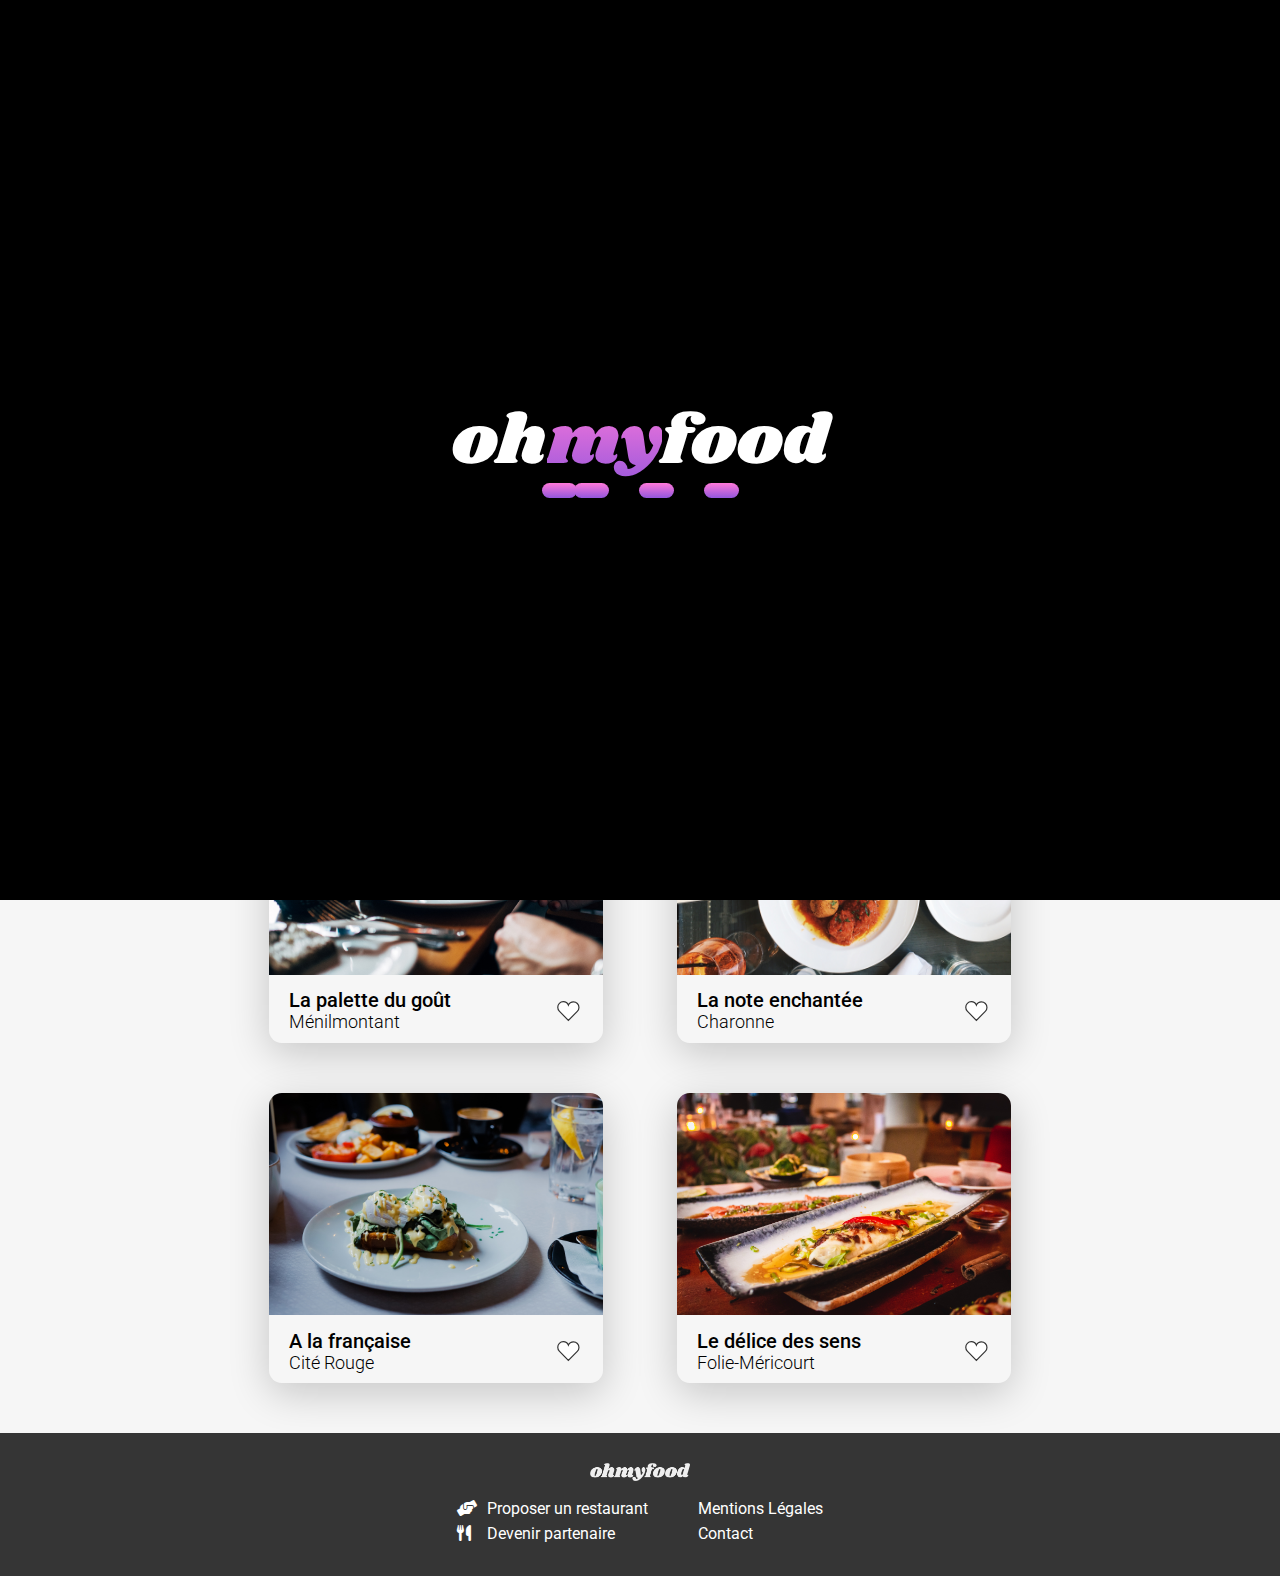
<file: index.html>
<!DOCTYPE html>
<html lang="en">
<head>
    <meta charset="UTF-8">
    <meta http-equiv="X-UA-Compatible" content="IE=edge">
    <meta name="viewport" content="width=device-width, initial-scale=1.0">
    <link rel="preconnect" href="https://fonts.googleapis.com"> 
<link rel="preconnect" href="https://fonts.gstatic.com" crossorigin> 
<link href="https://fonts.googleapis.com/css2?family=Roboto:wght@100;300;400;500;600;700&family=Shrikhand&display=swap" rel="stylesheet">
<link href="css/normalize.css" rel="stylesheet">
<link href="css/styles.css" rel="stylesheet">
<link href="https://cdnjs.cloudflare.com/ajax/libs/font-awesome/4.7.0/css/font-awesome.min.css" rel="stylesheet">
<link rel="stylesheet" href="https://use.fontawesome.com/releases/v5.5.0/css/all.css" integrity="sha384-B4dIYHKNBt8Bc12p+WXckhzcICo0wtJAoU8YZTY5qE0Id1GSseTk6S+L3BlXeVIU" crossorigin="anonymous">
<link rel="stylesheet" href="https://cdnjs.cloudflare.com/ajax/libs/font-awesome/6.0.0/css/all.min.css" integrity="sha512-9usAa10IRO0HhonpyAIVpjrylPvoDwiPUiKdWk5t3PyolY1cOd4DSE0Ga+ri4AuTroPR5aQvXU9xC6qOPnzFeg==" crossorigin="anonymous" referrerpolicy="no-referrer" /> 

    <title>Ohmyfood! Paris</title>
</head>
<body> 
<!-- Loading Sreen -->
    <div class="loading-screen">
        <p class="loading-text">oh<span class="my-element">my</span>food</p>
            <div class="wrapper">
                <div class="dash one"></div>
                <div class="dash two"></div>
                <div class="dash three"></div>
                <div class="dash four"></div>
            </div>
    </div>

<!-- Logo Header + Localisation -->
    <header>
        <div class="header">
            <div class="logo-header">
                <img src="images/logo/ohmyfood.png" alt="ohmyfood black logo" class="header-logo-img">
            </div>

            <div class="location-header">
                <svg class="location-pin"  style="color: rgb(52, 52, 52);" xmlns="http://www.w3.org/2000/svg" viewBox="0 0 384 512"><!--! Font Awesome Free 6.1.1 by @fontawesome - https://fontawesome.com License - https://fontawesome.com/license/free (Icons: CC BY 4.0, Fonts: SIL OFL 1.1, Code: MIT License) Copyright 2022 Fonticons, Inc. --><path d="M168.3 499.2C116.1 435 0 279.4 0 192C0 85.96 85.96 0 192 0C298 0 384 85.96 384 192C384 279.4 267 435 215.7 499.2C203.4 514.5 180.6 514.5 168.3 499.2H168.3zM192 256C227.3 256 256 227.3 256 192C256 156.7 227.3 128 192 128C156.7 128 128 156.7 128 192C128 227.3 156.7 256 192 256z" fill="#343434"></path></svg><p class="location-city">Paris, Belleville</p>
            </div>
        </div>
    </header>

    <main>      
<!-- Presentation Section -->
        <section class="presentation">
            <h1 class="presentation-title">Réservez le menu qui vous convient</h1>
            <h2 class="presentation-subtitle">Découvrez des restaurants d'exception, sélectionnés par nos soins.</h2>
            <a href="#restaurant-anchor" class="presentation-cta">Explorer nos restaurants</a>
        </section>

<!-- Functionning Section -->
        <section class="functionning">
            <h3 class="functionning-title">Fonctionnement</h3>
            <div class="functionning-cards-container">
                <div class="functionning-card">
                    <p class="steps">1</p><i class='fa fa-mobile-phone'></i><p class="instructions">Choisissez un restaurant</p>
                </div>
                <div class="functionning-card">
                    <p class="steps">2</p><i class='fa fa-list-ul'></i><p class="instructions">Composez votre menu</p>
                </div>
                <div class="functionning-card">
                    <p class="steps">3</p><i class='fas fa-store'></i><p class="instructions">Dégustez au restaurant</p>
                </div>
            </div>
        </section>

<!-- Restaurants Section -->
        <section class="restaurants">
            <h3 class="restaurants-title" id="restaurant-anchor">Restaurants</h3>

            <div class="restaurants-card-container">
                <div class="restaurants-card">
                    <a href="menu_La_Palette_Du_Gout.html" class="restaurant-card-link">
                        <div class="restaurants-card-img"> <img src="images/restaurants/jay-wennington-N_Y88TWmGwA-unsplash.jpg" alt="Plat gastronomique au restaurant la Palette Du Gout">
                        </div>
                    </a>
                    <div class="new-restaurant">Nouveau</div>

                            <div class="restaurants-card-details">
                                <a href="menu_La_Palette_Du_Gout.html" class="restaurant-card-link-text">
                                    <div class="restaurants-card-text">
                                        <div class="restaurants-card-title">La palette du goût</div>
                                        <div class="restaurants-card-subtitle">Ménilmontant</div>
                                    </div>
                                </a>

                            <svg id="svg1" class='lab__container__elt2__svg' xmlns="http://www.w3.org/2000/svg" version="1.1" width="60" height="48" viewBox="0 0 500 500">
                                <defs>
                                <linearGradient id="gradient" x1="0%" y1="100%" x2="0%" y2="0%">
                                    <stop class="color1" offset="0" stop-color="#be64db">
                                    <animate attributeName="offset" begin="svg1.click" dur="1s"  fill="freeze" from="0" to="1" />
                                    </stop>
                                    <stop class="color2" offset="0" stop-color="#fff">
                                    <animate attributeName="offset" begin="svg1.click" dur="1s"  fill="freeze" from="0" to="1" />
                                    </stop>
                                </linearGradient>
                                </defs>
                                <path fill="url(#gradient)" stroke="#343434" stroke-width="20" d="M340.8,98.4c50.7,0,91.9,41.3,91.9,92.3c0,26.2-10.9,49.8-28.3,66.6L256,407.1L105,251.6c-15.8-16.6-25.6-39.1-25.6-63.9 c0-51,41.1-92.3,91.9-92.3c38.2,0,70.9,23.4,84.8,56.8C269.8,121.9,302.6,98.4,340.8,98.4"/>
                            </svg>
                    </div>
                </div>

                <div class="restaurants-card">
                    <a href="menu_La_Note_Enchantee.html" class="restaurant-card-link">
                        <div class="restaurants-card-img"> <img src="images/restaurants/stil-u2Lp8tXIcjw-unsplash.jpg" alt="Plat gastronomique au restaurant la Note Enchantee">
                        </div>
                    </a>
                    <div class="new-restaurant">Nouveau</div>
                    <div class="restaurants-card-details">
                        <a href="menu_La_Note_Enchantee.html" class="restaurant-card-link-text">
                            <div class="restaurants-card-text">
                                <div class="restaurants-card-title">La note enchantée</div>
                                <div class="restaurants-card-subtitle">Charonne</div>
                            </div>
                        </a>
                            <svg id="svg2" class='lab__container__elt22__svg' xmlns="http://www.w3.org/2000/svg" version="1.1" width="60" height="48" viewBox="0 0 500 500">
                                <defs>
                                <linearGradient id="gradient2" x1="0%" y1="100%" x2="0%" y2="0%">
                                    <stop class="color12" offset="0" stop-color="#be64db">
                                    <animate attributeName="offset" begin="svg2.click" dur="1s"  fill="freeze" from="0" to="1" />
                                    </stop>
                                    <stop class="color22" offset="0" stop-color="#fff">
                                    <animate attributeName="offset" begin="svg2.click" dur="1s"  fill="freeze" from="0" to="1" />
                                    </stop>
                                </linearGradient>
                                </defs>
                                <path fill="url(#gradient2)" stroke="#343434" stroke-width="20" d="M340.8,98.4c50.7,0,91.9,41.3,91.9,92.3c0,26.2-10.9,49.8-28.3,66.6L256,407.1L105,251.6c-15.8-16.6-25.6-39.1-25.6-63.9 c0-51,41.1-92.3,91.9-92.3c38.2,0,70.9,23.4,84.8,56.8C269.8,121.9,302.6,98.4,340.8,98.4"/>
                            </svg>
                        </div>
                </div>

                <div class="restaurants-card">
                    <a href="menu_A_La_Française.html" class="restaurant-card-link">
                        <div class="restaurants-card-img"> <img src="images/restaurants/toa-heftiba-DQKerTsQwi0-unsplash.jpg" alt="Plat gastronomique au restaurant A La Francaise">
                        </div>
                    </a>

                        <div class="restaurants-card-details">
                    <a href="menu_A_La_Française.html" class="restaurant-card-link-text">
                            <div class="restaurants-card-text">
                                <div class="restaurants-card-title">A la française</div>
                                <div class="restaurants-card-subtitle">Cité Rouge</div>
                            </div>
                    </a>

                            <svg id="svg3" class='lab__container__elt23__svg' xmlns="http://www.w3.org/2000/svg" version="1.1" width="60" height="48" viewBox="0 0 500 500">
                                <defs>
                                <linearGradient id="gradient3" x1="0%" y1="100%" x2="0%" y2="0%">
                                    <stop class="color13" offset="0" stop-color="#be64db">
                                    <animate attributeName="offset" begin="svg3.click" dur="1s"  fill="freeze" from="0" to="1" />
                                    </stop>
                                    <stop class="color23" offset="0" stop-color="#fff">
                                    <animate attributeName="offset" begin="svg3.click" dur="1s"  fill="freeze" from="0" to="1" />
                                    </stop>
                                </linearGradient>
                                </defs>
                                <path fill="url(#gradient3)" stroke="#343434" stroke-width="20" d="M340.8,98.4c50.7,0,91.9,41.3,91.9,92.3c0,26.2-10.9,49.8-28.3,66.6L256,407.1L105,251.6c-15.8-16.6-25.6-39.1-25.6-63.9 c0-51,41.1-92.3,91.9-92.3c38.2,0,70.9,23.4,84.8,56.8C269.8,121.9,302.6,98.4,340.8,98.4"/>
                            </svg>
                        </div>
                </div>
            

                <div class="restaurants-card">
                    <a href="menu_Le_Delice_Des_Sens.html" class="restaurant-card-link">
                        <div class="restaurants-card-img"> <img src="images/restaurants/louis-hansel-shotsoflouis-qNBGVyOCY8Q-unsplash.jpg" alt="Plat gastronomique au restaurant Le Delice Des Sens">
                        </div>
                    </a>
                        <div class="restaurants-card-details">
                    <a href="menu_Le_Delice_Des_Sens.html" class="restaurant-card-link-text">
                            <div class="restaurants-card-text">
                                <div class="restaurants-card-title">Le délice des sens</div>
                                <div class="restaurants-card-subtitle">Folie-Méricourt</div>
                            </div>
                    </a>

                            <svg id="svg4" class='lab__container__elt24__svg' xmlns="http://www.w3.org/2000/svg" version="1.1" width="60" height="48" viewBox="0 0 500 500">
                                <defs>
                                <linearGradient id="gradient4" x1="0%" y1="100%" x2="0%" y2="0%">
                                    <stop class="color14" offset="0" stop-color="#be64db">
                                    <animate attributeName="offset" begin="svg4.click" dur="1s"  fill="freeze" from="0" to="1" />
                                    </stop>
                                    <stop class="color24" offset="0" stop-color="#fff">
                                    <animate attributeName="offset" begin="svg4.click" dur="1s"  fill="freeze" from="0" to="1" />
                                    </stop>
                                </linearGradient>
                                </defs>
                                <path fill="url(#gradient4)" stroke="#343434" stroke-width="20" d="M340.8,98.4c50.7,0,91.9,41.3,91.9,92.3c0,26.2-10.9,49.8-28.3,66.6L256,407.1L105,251.6c-15.8-16.6-25.6-39.1-25.6-63.9 c0-51,41.1-92.3,91.9-92.3c38.2,0,70.9,23.4,84.8,56.8C269.8,121.9,302.6,98.4,340.8,98.4"/>
                            </svg>
                        </div>
                </div>
            </div> 
        </section>

    </main>

<!-- Footer Section -->
    <footer>
        <div class="footer">
            <div class="footer-logo">
            <img src="images/logo/ohmyfood.png" alt="Logo ohmyfood black">
            </div>
            
            <div class="footer-details">
                <div class="footer-cta">
                    <a href="#"><i class='fa-solid fa-handshake-angle' style='color:#ffffff'></i>Proposer un restaurant</a>
                    <a href="#"><i class='fas fa-utensils'></i>Devenir partenaire</a>
                </div>
                <div class="footer-misc">
                    <a href="#">Mentions Légales</a>
                    <a href="mailto:example@mail.com">Contact</a>
                </div>
            </div>

        </div>
    </footer>
</body>
</html>
</file>
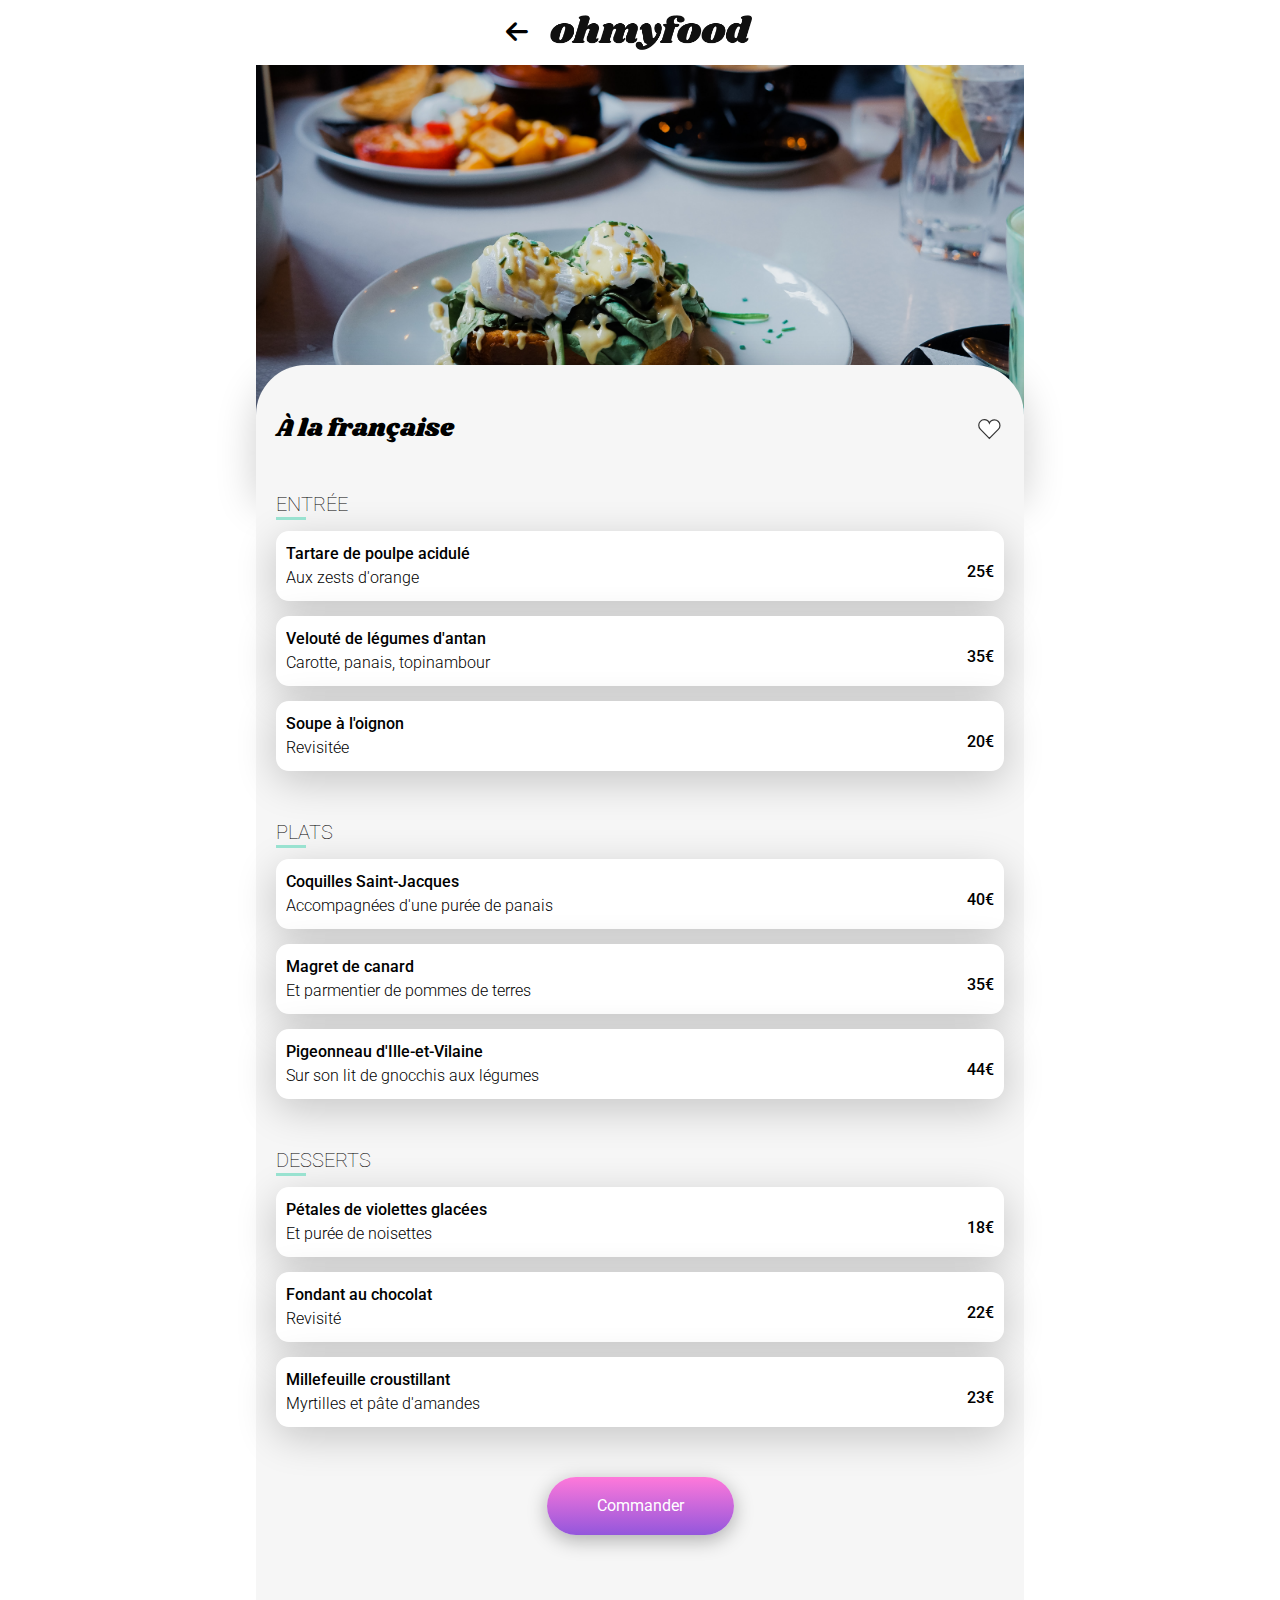
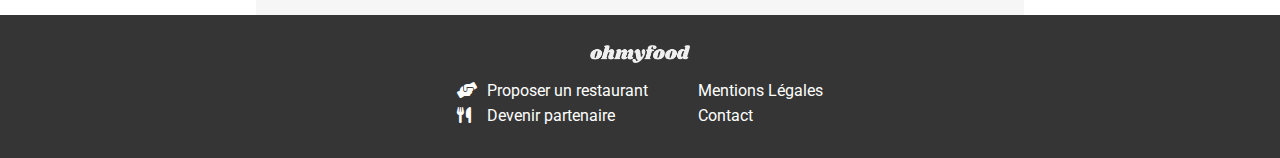
<file: menu_A_La_Française.html>
<!DOCTYPE html>
<html lang="en">
<head>
    <meta charset="UTF-8">
    <meta http-equiv="X-UA-Compatible" content="IE=edge">
    <meta name="viewport" content="width=device-width, initial-scale=1.0">
    <link rel="preconnect" href="https://fonts.googleapis.com"> 
<link rel="preconnect" href="https://fonts.gstatic.com" crossorigin> 
<link href="https://fonts.googleapis.com/css2?family=Roboto:wght@100;300;400;500;600;700&family=Shrikhand&display=swap" rel="stylesheet">
<link href="css/normalize.css" rel="stylesheet">
<link href="css/styles.css" rel="stylesheet">
<link href="css/menu.css" rel="stylesheet">
<link href="https://cdnjs.cloudflare.com/ajax/libs/font-awesome/4.7.0/css/font-awesome.min.css" rel="stylesheet">
<link rel="stylesheet" href="https://use.fontawesome.com/releases/v5.5.0/css/all.css" integrity="sha384-B4dIYHKNBt8Bc12p+WXckhzcICo0wtJAoU8YZTY5qE0Id1GSseTk6S+L3BlXeVIU" crossorigin="anonymous">
<link rel="stylesheet" href="https://cdnjs.cloudflare.com/ajax/libs/font-awesome/6.0.0/css/all.min.css" integrity="sha512-9usAa10IRO0HhonpyAIVpjrylPvoDwiPUiKdWk5t3PyolY1cOd4DSE0Ga+ri4AuTroPR5aQvXU9xC6qOPnzFeg==" crossorigin="anonymous" referrerpolicy="no-referrer" /> 

    <title>A la Française</title>
</head>

<body>
<header>
    <div class="header">
        <a href="index.html"><i class='fa fa-arrow-left'></i></a>
        <div class="logo-header">
            <img src="images/logo/ohmyfood.png" alt="Logo ohmyfood black" class="header-logo-img">
        </div>
    </div>
</header>

<main>
    <img src="images/restaurants/toa-heftiba-DQKerTsQwi0-unsplash.jpg" class="menu-image" alt="Plat gastronomique au restaurant A La Francaise" />

<div class="full-menu-card-container">
    <div class="menu-container">
        <div class="menu-title-container">
            <div class="menu-title">À la française</div>
            <svg id="svgmenu" class='lab__container__elt2__svg' xmlns="http://www.w3.org/2000/svg" version="1.1" width="60" height="48" viewBox="0 0 500 500">
                <defs>
                <linearGradient id="gradient" x1="0%" y1="100%" x2="0%" y2="0%">
                    <stop class="color1" offset="0" stop-color="#be64db">
                    <animate attributeName="offset" begin="svgmenu.click" dur="1s"  fill="freeze" from="0" to="1" />
                    </stop>
                    <stop class="color2" offset="0" stop-color="#fff">
                    <animate attributeName="offset" begin="svgmenu.click" dur="1s"  fill="freeze" from="0" to="1" />
                    </stop>
                </linearGradient>
                </defs>
                <path fill="url(#gradient)" stroke="#343434" stroke-width="20" d="M340.8,98.4c50.7,0,91.9,41.3,91.9,92.3c0,26.2-10.9,49.8-28.3,66.6L256,407.1L105,251.6c-15.8-16.6-25.6-39.1-25.6-63.9 c0-51,41.1-92.3,91.9-92.3c38.2,0,70.9,23.4,84.8,56.8C269.8,121.9,302.6,98.4,340.8,98.4"/>
            </svg>
        </div>
    </div>

    <div class="menu-details-container">

<!-- First Course -->
        <div class="menu-first-course slide-in-bottom-first">
            <h2 class="menu-subtitle">ENTRÉE</h2>

                <div class="menu-item slide-in-bottom-first">
                    <div class="menu-text">
                        <p class="menu-item-title">Tartare de poulpe acidulé</p>
                        <p class="menu-item-details">Aux zests d'orange</p>
                    </div>

                    <div class="menu-price">
                        <p class="menu-item-price">25€</p>
                    </div>

                    <div class="menu-checked">
                        <i class='fa-solid fa-circle-check fa-rotate-90'></i>
                    </div>
                </div>

                <div class="menu-item slide-in-bottom-second">
                    <div class="menu-text">
                        <p class="menu-item-title">Velouté de légumes d'antan</p>
                        <p class="menu-item-details">Carotte, panais, topinambour</p>
                    </div>

                    <div class="menu-price">
                        <p class="menu-item-price">35€</p>
                    </div>

                    <div class="menu-checked">
                        <i class='fa-solid fa-circle-check fa-rotate-90'></i>
                    </div>
                </div>

                <div class="menu-item slide-in-bottom-last">
                    <div class="menu-text">
                        <p class="menu-item-title">Soupe à l'oignon</p>
                        <p class="menu-item-details">Revisitée</p>
                    </div>

                    <div class="menu-price">
                        <p class="menu-item-price">20€</p>
                    </div>

                    <div class="menu-checked">
                        <i class='fa-solid fa-circle-check fa-rotate-90'></i>
                    </div>
                </div>
        </div>

<!-- Main Dish -->
        <div class="menu-main-dish slide-in-bottom-second">
            <h2 class="menu-subtitle">PLATS</h2>

                <div class="menu-item slide-in-bottom-first">
                    <div class="menu-text">
                        <p class="menu-item-title">Coquilles Saint-Jacques</p>
                        <p class="menu-item-details">Accompagnées d'une purée de panais</p>
                    </div>

                    <div class="menu-price">
                        <p class="menu-item-price">40€</p>
                    </div>

                    <div class="menu-checked">
                        <i class='fa-solid fa-circle-check fa-rotate-90'></i>
                    </div>
                </div>

                <div class="menu-item slide-in-bottom-second">
                    <div class="menu-text">
                        <p class="menu-item-title">Magret de canard</p>
                        <p class="menu-item-details">Et parmentier de pommes de terres</p>
                    </div>

                    <div class="menu-price">
                        <p class="menu-item-price">35€</p>
                    </div>

                    <div class="menu-checked">
                        <i class='fa-solid fa-circle-check fa-rotate-90'></i>
                    </div>
                </div>

                <div class="menu-item slide-in-bottom-last">
                    <div class="menu-text">
                        <p class="menu-item-title">Pigeonneau d'Ille-et-Vilaine</p>
                        <p class="menu-item-details">Sur son lit de gnocchis aux légumes</p>
                    </div>

                    <div class="menu-price">
                        <p class="menu-item-price">44€</p>
                    </div>

                    <div class="menu-checked">
                        <i class='fa-solid fa-circle-check fa-rotate-90'></i>
                    </div>
                </div>
        </div>

<!-- Dessert -->
        <div class="menu-dessert slide-in-bottom-last">
            <h2 class="menu-subtitle">DESSERTS</h2>

                <div class="menu-item slide-in-bottom-first">
                    <div class="menu-text">
                        <p class="menu-item-title">Pétales de violettes glacées</p>
                        <p class="menu-item-details">Et purée de noisettes</p>
                    </div>

                    <div class="menu-price">
                        <p class="menu-item-price">18€</p>
                    </div>

                    <div class="menu-checked">
                        <i class='fa-solid fa-circle-check fa-rotate-90'></i>
                    </div>
                </div>

                <div class="menu-item slide-in-bottom-second">
                    <div class="menu-text">
                        <p class="menu-item-title">Fondant au chocolat</p>
                        <p class="menu-item-details">Revisité</p>
                    </div>

                    <div class="menu-price">
                        <p class="menu-item-price">22€</p>
                    </div>

                    <div class="menu-checked">
                        <i class='fa-solid fa-circle-check fa-rotate-90'></i>
                    </div>
                </div>

                <div class="menu-item slide-in-bottom-last">
                    <div class="menu-text">
                        <p class="menu-item-title">Millefeuille croustillant</p>
                        <p class="menu-item-details">Myrtilles et pâte d'amandes</p>
                    </div>

                    <div class="menu-price">
                        <p class="menu-item-price">23€</p>
                    </div>

                    <div class="menu-checked">
                        <i class='fa-solid fa-circle-check fa-rotate-90'></i>
                    </div>
                </div>
        </div>
        
        <div class="menu-cta-container">
            <a href="#" class="menu-cta">Commander</a>
        </div>

    </div>
</div>
</main>
    
<footer>
    <div class="footer">
        <div class="footer-logo">
            <img src="images/logo/ohmyfood.png" alt="Logo ohmyfood black">
        </div>
        
        <div class="footer-details">
            <div class="footer-cta">
                <a href="#"><i class='fa-solid fa-handshake-angle' style='color:#ffffff'></i>Proposer un restaurant</a>
                <a href="#"><i class='fas fa-utensils'></i>Devenir partenaire</a>
            </div>
            <div class="footer-misc">
                <a href="#">Mentions Légales</a>
                <a href="mailto:example@mail.com">Contact</a>
            </div>
        </div>
        
    </div>
</footer>
</body>
</file>
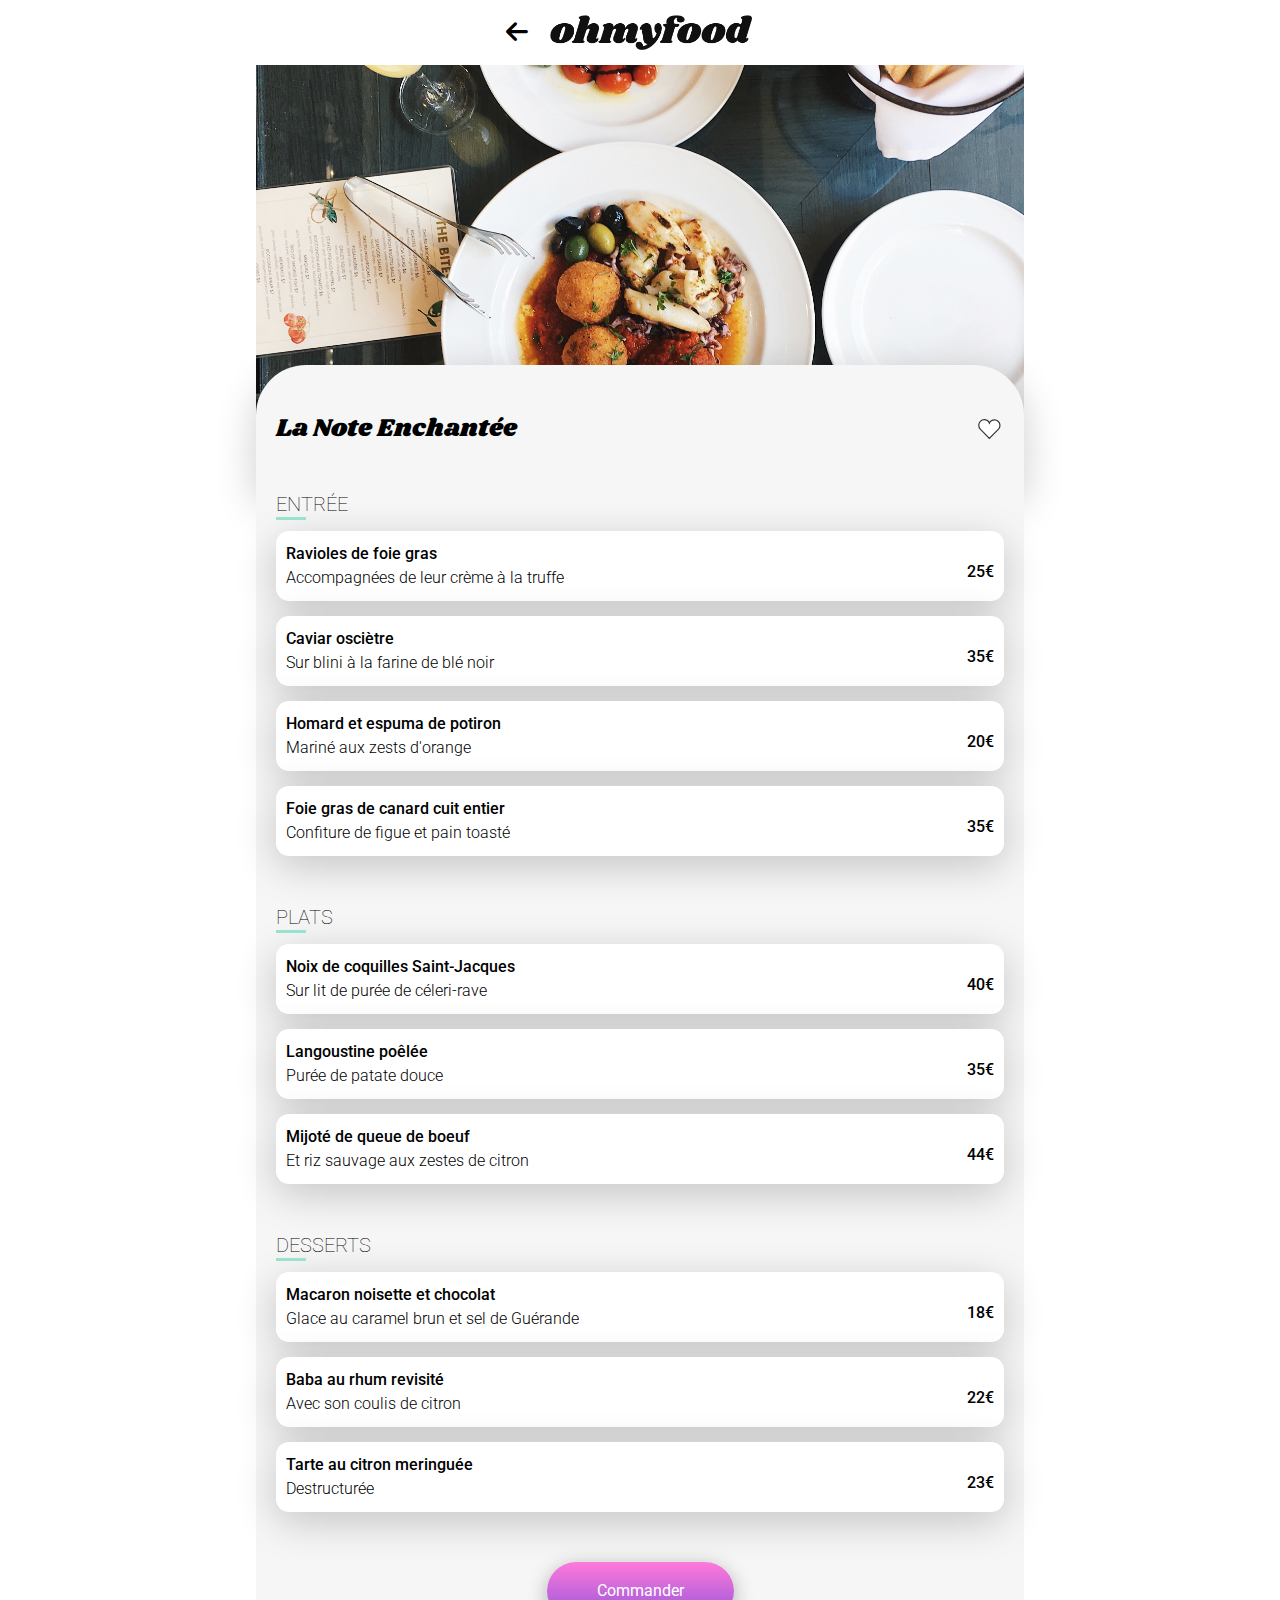
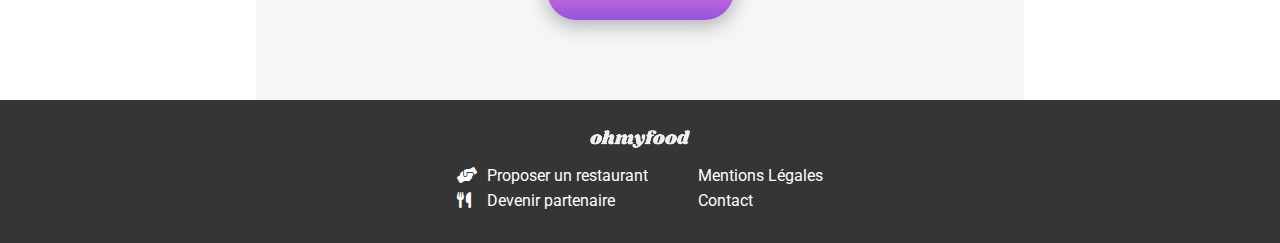
<file: menu_La_Note_Enchantee.html>
<!DOCTYPE html>
<html lang="en">
<head>
    <meta charset="UTF-8">
    <meta http-equiv="X-UA-Compatible" content="IE=edge">
    <meta name="viewport" content="width=device-width, initial-scale=1.0">
    <link rel="preconnect" href="https://fonts.googleapis.com"> 
<link rel="preconnect" href="https://fonts.gstatic.com" crossorigin> 
<link href="https://fonts.googleapis.com/css2?family=Roboto:wght@100;300;400;500;600;700&family=Shrikhand&display=swap" rel="stylesheet">
<link href="css/normalize.css" rel="stylesheet">
<link href="css/styles.css" rel="stylesheet">
<link href="css/menu.css" rel="stylesheet">
<link href="https://cdnjs.cloudflare.com/ajax/libs/font-awesome/4.7.0/css/font-awesome.min.css" rel="stylesheet">
<link rel="stylesheet" href="https://use.fontawesome.com/releases/v5.5.0/css/all.css" integrity="sha384-B4dIYHKNBt8Bc12p+WXckhzcICo0wtJAoU8YZTY5qE0Id1GSseTk6S+L3BlXeVIU" crossorigin="anonymous">
<link rel="stylesheet" href="https://cdnjs.cloudflare.com/ajax/libs/font-awesome/6.0.0/css/all.min.css" integrity="sha512-9usAa10IRO0HhonpyAIVpjrylPvoDwiPUiKdWk5t3PyolY1cOd4DSE0Ga+ri4AuTroPR5aQvXU9xC6qOPnzFeg==" crossorigin="anonymous" referrerpolicy="no-referrer" /> 

    <title>La Note Enchantée</title>
</head>

<body>
<header>
    <div class="header">
        <a href="index.html"><i class='fa fa-arrow-left'></i></a>
        <div class="logo-header">
            <img src="images/logo/ohmyfood.png" class="header-logo-img">
        </div>
    </div>
</header>

<main>
    <img src="images/restaurants/stil-u2Lp8tXIcjw-unsplash.jpg" class="menu-image" />

<div class="full-menu-card-container">
    <div class="menu-container">
        <div class="menu-title-container">
            <div class="menu-title">La Note Enchantée</div>
            <svg id="svgmenu" class='lab__container__elt2__svg' xmlns="http://www.w3.org/2000/svg" version="1.1" width="60" height="48" viewBox="0 0 500 500">
                <defs>
                <linearGradient id="gradient" x1="0%" y1="100%" x2="0%" y2="0%">
                    <stop class="color1" offset="0" stop-color="#be64db">
                    <animate attributeName="offset" begin="svgmenu.click" dur="1s"  fill="freeze" from="0" to="1" />
                    </stop>
                    <stop class="color2" offset="0" stop-color="#fff">
                    <animate attributeName="offset" begin="svgmenu.click" dur="1s"  fill="freeze" from="0" to="1" />
                    </stop>
                </linearGradient>
                </defs>
                <path fill="url(#gradient)" stroke="#343434" stroke-width="20" d="M340.8,98.4c50.7,0,91.9,41.3,91.9,92.3c0,26.2-10.9,49.8-28.3,66.6L256,407.1L105,251.6c-15.8-16.6-25.6-39.1-25.6-63.9 c0-51,41.1-92.3,91.9-92.3c38.2,0,70.9,23.4,84.8,56.8C269.8,121.9,302.6,98.4,340.8,98.4"/>
            </svg>
        </div>
    </div>

    <div class="menu-details-container">
<!-- First Course -->
        <article class="menu-first-course slide-in-bottom-first">
            <h2 class="menu-subtitle">ENTRÉE</h2>

                <article class="menu-item slide-in-bottom-first">
                    <article class="menu-text">
                        <p class="menu-item-title">Ravioles de foie gras</p>
                        <p class="menu-item-details">Accompagnées de leur crème à la truffe</p>
                    </article>

                    <article class="menu-price">
                        <p class="menu-item-price">25€</p>
                    </article>

                    <article class="menu-checked">
                        <i class='fa-solid fa-circle-check fa-rotate-90'></i>
                    </article>
                </article>

                <article class="menu-item slide-in-bottom-second">
                    <article class="menu-text">
                        <p class="menu-item-title">Caviar osciètre</p>
                        <p class="menu-item-details">Sur blini à la farine de blé noir</p>
                    </article>

                    <article class="menu-price">
                        <p class="menu-item-price">35€</p>
                    </article>

                    <article class="menu-checked">
                        <i class='fa-solid fa-circle-check fa-rotate-90'></i>
                    </article>
                </article>

                <article class="menu-item slide-in-bottom-last">
                    <article class="menu-text">
                        <p class="menu-item-title">Homard et espuma de potiron</p>
                        <p class="menu-item-details">Mariné aux zests d'orange</p>
                    </article>

                    <article class="menu-price">
                        <p class="menu-item-price">20€</p>
                    </article>

                    <article class="menu-checked">
                        <i class='fa-solid fa-circle-check fa-rotate-90'></i>
                    </article>
                </article>

                <article class="menu-item slide-in-bottom-last">
                    <article class="menu-text">
                        <p class="menu-item-title">Foie gras de canard cuit entier</p>
                        <p class="menu-item-details">Confiture de figue et pain toasté</p>
                    </article>

                    <article class="menu-price">
                        <p class="menu-item-price">35€</p>
                    </article>

                    <article class="menu-checked">
                        <i class='fa-solid fa-circle-check fa-rotate-90'></i>
                    </article>
                </article>

        </article>

<!-- Main Dish -->
        <article class="menu-main-dish slide-in-bottom-second">
            <h2 class="menu-subtitle">PLATS</h2>

                <article class="menu-item slide-in-bottom-first">
                    <article class="menu-text">
                        <p class="menu-item-title">Noix de coquilles Saint-Jacques</p>
                        <p class="menu-item-details">Sur lit de purée de céleri-rave</p>
                    </article>

                    <article class="menu-price">
                        <p class="menu-item-price">40€</p>
                    </article>

                    <article class="menu-checked">
                        <i class='fa-solid fa-circle-check fa-rotate-90'></i>
                    </article>
                </article>

                <article class="menu-item slide-in-bottom-second">
                    <article class="menu-text">
                        <p class="menu-item-title">Langoustine poêlée</p>
                        <p class="menu-item-details">Purée de patate douce</p>
                    </article>

                    <article class="menu-price">
                        <p class="menu-item-price">35€</p>
                    </article>

                    <article class="menu-checked">
                        <i class='fa-solid fa-circle-check fa-rotate-90'></i>
                    </article>
                </article>

                <article class="menu-item slide-in-bottom-last">
                    <article class="menu-text">
                        <p class="menu-item-title">Mijoté de queue de boeuf</p>
                        <p class="menu-item-details">Et riz sauvage aux zestes de citron</p>
                    </article>

                    <article class="menu-price">
                        <p class="menu-item-price">44€</p>
                    </article>

                    <article class="menu-checked">
                        <i class='fa-solid fa-circle-check fa-rotate-90'></i>
                    </article>
                </article>
        </article>

<!-- Dessert -->
        <article class="menu-dessert slide-in-bottom-last">
            <h2 class="menu-subtitle">DESSERTS</h2>

                <article class="menu-item slide-in-bottom-first">
                    <article class="menu-text">
                        <p class="menu-item-title">Macaron noisette et chocolat</p>
                        <p class="menu-item-details">Glace au caramel brun et sel de Guérande</p>
                    </article>

                    <article class="menu-price">
                        <p class="menu-item-price">18€</p>
                    </article>

                    <article class="menu-checked">
                        <i class='fa-solid fa-circle-check fa-rotate-90'></i>
                    </article>
                </article>

                <article class="menu-item slide-in-bottom-second">
                    <article class="menu-text">
                        <p class="menu-item-title">Baba au rhum revisité</p>
                        <p class="menu-item-details">Avec son coulis de citron</p>
                    </article>

                    <article class="menu-price">
                        <p class="menu-item-price">22€</p>
                    </article>

                    <article class="menu-checked">
                        <i class='fa-solid fa-circle-check fa-rotate-90'></i>
                    </article>
                </article>

                <article class="menu-item slide-in-bottom-last">
                    <article class="menu-text">
                        <p class="menu-item-title">Tarte au citron meringuée</p>
                        <p class="menu-item-details">Destructurée</p>
                    </article>

                    <article class="menu-price">
                        <p class="menu-item-price">23€</p>
                    </article>

                    <article class="menu-checked">
                        <i class='fa-solid fa-circle-check fa-rotate-90'></i>
                    </article>
                </article>
        </article>
        
        <div class="menu-cta-container">
            <a href="#" class="menu-cta">Commander</a>
        </div>

    </div>
</div>
</main>
    
<footer>
    <div class="footer">
        <div class="footer-logo">
            <img src="images/logo/ohmyfood.png">
        </div>
        
        <div class="footer-details">
            <div class="footer-cta">
                <a href="#"><i class='fa-solid fa-handshake-angle' style='color:#ffffff'></i>Proposer un restaurant</a>
                <a href="#"><i class='fas fa-utensils'></i>Devenir partenaire</a>
            </div>
            <div class="footer-misc">
                <a href="#">Mentions Légales</a>
                <a href="mailto:example@mail.com">Contact</a>
            </div>
        </div>
        
    </div>
</footer>
</body>
</file>
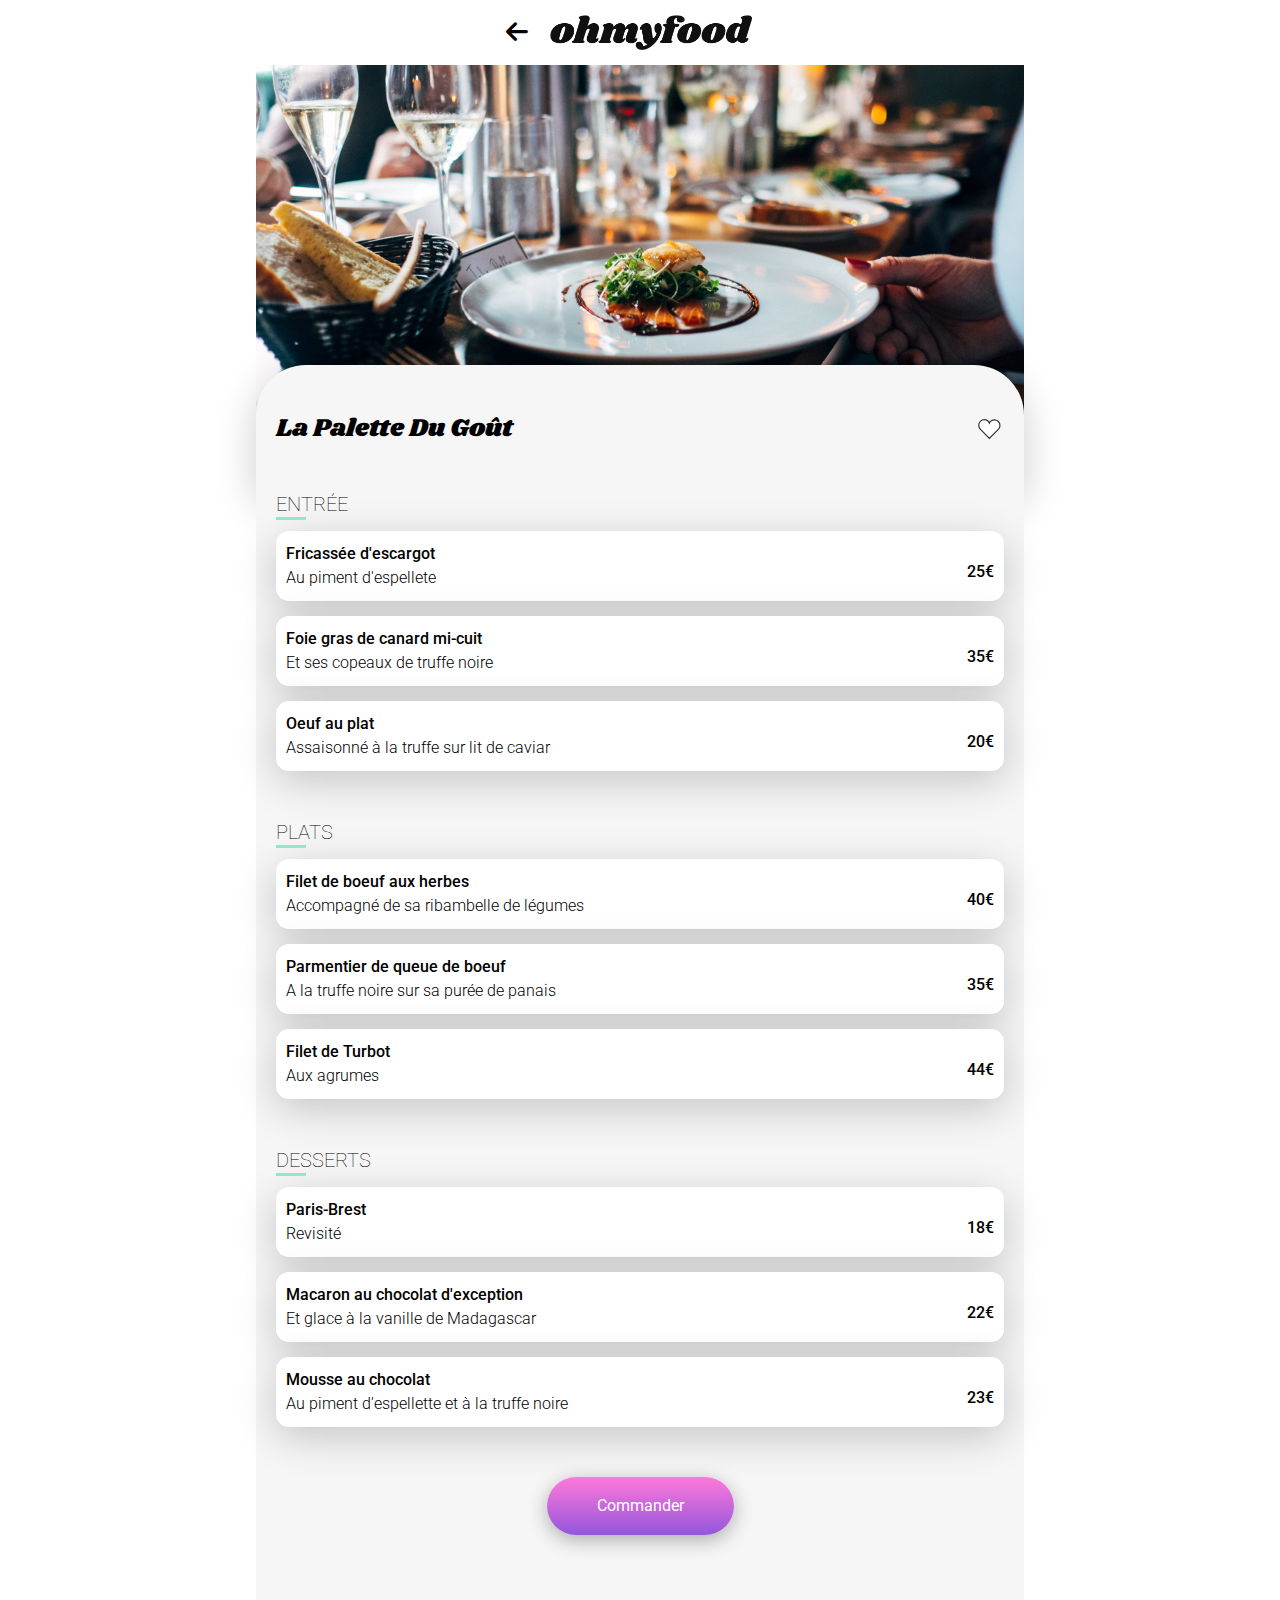
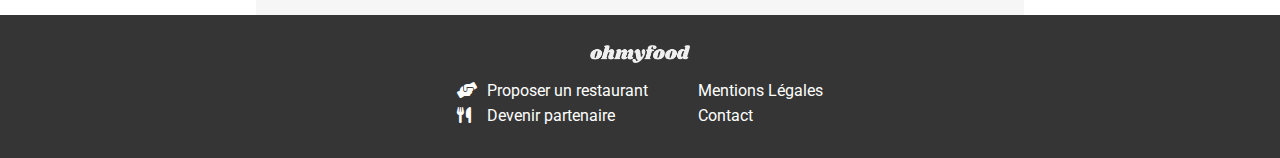
<file: menu_La_Palette_Du_Gout.html>
<!DOCTYPE html>
<html lang="en">
<head>
    <meta charset="UTF-8">
    <meta http-equiv="X-UA-Compatible" content="IE=edge">
    <meta name="viewport" content="width=device-width, initial-scale=1.0">
    <link rel="preconnect" href="https://fonts.googleapis.com"> 
<link rel="preconnect" href="https://fonts.gstatic.com" crossorigin> 
<link href="https://fonts.googleapis.com/css2?family=Roboto:wght@100;300;400;500;600;700&family=Shrikhand&display=swap" rel="stylesheet">
<link href="css/normalize.css" rel="stylesheet">
<link href="css/styles.css" rel="stylesheet">
<link href="css/menu.css" rel="stylesheet">
<link href="https://cdnjs.cloudflare.com/ajax/libs/font-awesome/4.7.0/css/font-awesome.min.css" rel="stylesheet">
<link rel="stylesheet" href="https://use.fontawesome.com/releases/v5.5.0/css/all.css" integrity="sha384-B4dIYHKNBt8Bc12p+WXckhzcICo0wtJAoU8YZTY5qE0Id1GSseTk6S+L3BlXeVIU" crossorigin="anonymous">
<link rel="stylesheet" href="https://cdnjs.cloudflare.com/ajax/libs/font-awesome/6.0.0/css/all.min.css" integrity="sha512-9usAa10IRO0HhonpyAIVpjrylPvoDwiPUiKdWk5t3PyolY1cOd4DSE0Ga+ri4AuTroPR5aQvXU9xC6qOPnzFeg==" crossorigin="anonymous" referrerpolicy="no-referrer" /> 

    <title>La Palette Du Goût</title>
</head>

<body>
<header>
    <div class="header">
        <a href="index.html"><i class='fa fa-arrow-left'></i></a>
        <div class="logo-header">
            <img src="images/logo/ohmyfood.png" alt="Logo ohmyfood black" class="header-logo-img">
        </div>
    </div>
</header>

<main>
    <img src="images/restaurants/jay-wennington-N_Y88TWmGwA-unsplash.jpg" alt="Plat gastronomique au restaurant la Palette Du Gout" class="menu-image" />

<div class="full-menu-card-container">
    <div class="menu-container">
        <div class="menu-title-container">
            <div class="menu-title">La Palette Du Goût</div>
            <svg id="svgmenu" class='lab__container__elt2__svg' xmlns="http://www.w3.org/2000/svg" version="1.1" width="60" height="48" viewBox="0 0 500 500">
                <defs>
                <linearGradient id="gradient" x1="0%" y1="100%" x2="0%" y2="0%">
                    <stop class="color1" offset="0" stop-color="#be64db">
                    <animate attributeName="offset" begin="svgmenu.click" dur="1s"  fill="freeze" from="0" to="1" />
                    </stop>
                    <stop class="color2" offset="0" stop-color="#fff">
                    <animate attributeName="offset" begin="svgmenu.click" dur="1s"  fill="freeze" from="0" to="1" />
                    </stop>
                </linearGradient>
                </defs>
                <path fill="url(#gradient)" stroke="#343434" stroke-width="20" d="M340.8,98.4c50.7,0,91.9,41.3,91.9,92.3c0,26.2-10.9,49.8-28.3,66.6L256,407.1L105,251.6c-15.8-16.6-25.6-39.1-25.6-63.9 c0-51,41.1-92.3,91.9-92.3c38.2,0,70.9,23.4,84.8,56.8C269.8,121.9,302.6,98.4,340.8,98.4"/>
            </svg>
        </div>
    </div>

    <div class="menu-details-container">
<!-- First Course -->
        <div class="menu-first-course slide-in-bottom-first">
            <h2 class="menu-subtitle">ENTRÉE</h2>

                <div class="menu-item slide-in-bottom-first">
                    <div class="menu-text">
                        <p class="menu-item-title">Fricassée d'escargot</p>
                        <p class="menu-item-details">Au piment d'espellete</p>
                    </div>

                    <div class="menu-price">
                        <p class="menu-item-price">25€</p>
                    </div>

                    <div class="menu-checked">
                        <i class='fa-solid fa-circle-check fa-rotate-90'></i>
                    </div>
                </div>

                <div class="menu-item slide-in-bottom-second">
                    <div class="menu-text">
                        <p class="menu-item-title">Foie gras de canard mi-cuit</p>
                        <p class="menu-item-details">Et ses copeaux de truffe noire</p>
                    </div>

                    <div class="menu-price">
                        <p class="menu-item-price">35€</p>
                    </div>

                    <div class="menu-checked">
                        <i class='fa-solid fa-circle-check fa-rotate-90'></i>
                    </div>
                </div>

                <div class="menu-item slide-in-bottom-last">
                    <div class="menu-text">
                        <p class="menu-item-title">Oeuf au plat</p>
                        <p class="menu-item-details">Assaisonné à la truffe sur lit de caviar</p>
                    </div>

                    <div class="menu-price">
                        <p class="menu-item-price">20€</p>
                    </div>

                    <div class="menu-checked">
                        <i class='fa-solid fa-circle-check fa-rotate-90'></i>
                    </div>
                </div>

        </div>

<!-- Main Dish -->
        <div class="menu-main-dish slide-in-bottom-second">
            <h2 class="menu-subtitle">PLATS</h2>

                <div class="menu-item slide-in-bottom-first">
                    <div class="menu-text">
                        <p class="menu-item-title">Filet de boeuf aux herbes</p>
                        <p class="menu-item-details">Accompagné de sa ribambelle de légumes</p>
                    </div>

                    <div class="menu-price">
                        <p class="menu-item-price">40€</p>
                    </div>

                    <div class="menu-checked">
                        <i class='fa-solid fa-circle-check fa-rotate-90'></i>
                    </div>
                </div>

                <div class="menu-item slide-in-bottom-second">
                    <div class="menu-text">
                        <p class="menu-item-title">Parmentier de queue de boeuf</p>
                        <p class="menu-item-details">A la truffe noire sur sa purée de panais</p>
                    </div>

                    <div class="menu-price">
                        <p class="menu-item-price">35€</p>
                    </div>

                    <div class="menu-checked">
                        <i class='fa-solid fa-circle-check fa-rotate-90'></i>
                    </div>
                </div>

                <div class="menu-item slide-in-bottom-last">
                    <div class="menu-text">
                        <p class="menu-item-title">Filet de Turbot</p>
                        <p class="menu-item-details">Aux agrumes</p>
                    </div>

                    <div class="menu-price">
                        <p class="menu-item-price">44€</p>
                    </div>

                    <div class="menu-checked">
                        <i class='fa-solid fa-circle-check fa-rotate-90'></i>
                    </div>
                </div>
        </div>

<!-- Dessert -->
        <div class="menu-dessert slide-in-bottom-last">
            <h2 class="menu-subtitle">DESSERTS</h2>

                <div class="menu-item slide-in-bottom-first">
                    <div class="menu-text">
                        <p class="menu-item-title">Paris-Brest</p>
                        <p class="menu-item-details">Revisité</p>
                    </div>

                    <div class="menu-price">
                        <p class="menu-item-price">18€</p>
                    </div>

                    <div class="menu-checked">
                        <i class='fa-solid fa-circle-check fa-rotate-90'></i>
                    </div>
                </div>

                <div class="menu-item slide-in-bottom-second">
                    <div class="menu-text">
                        <p class="menu-item-title">Macaron au chocolat d'exception</p>
                        <p class="menu-item-details">Et glace à la vanille de Madagascar</p>
                    </div>

                    <div class="menu-price">
                        <p class="menu-item-price">22€</p>
                    </div>

                    <div class="menu-checked">
                        <i class='fa-solid fa-circle-check fa-rotate-90'></i>
                    </div>
                </div>

                <div class="menu-item slide-in-bottom-last">
                    <div class="menu-text">
                        <p class="menu-item-title">Mousse au chocolat</p>
                        <p class="menu-item-details">Au piment d'espellette et à la truffe noire</p>
                    </div>

                    <div class="menu-price">
                        <p class="menu-item-price">23€</p>
                    </div>

                    <div class="menu-checked">
                        <i class='fa-solid fa-circle-check fa-rotate-90'></i>
                    </div>
                </div>
        </div>
        
        <div class="menu-cta-container">
            <a href="#" class="menu-cta">Commander</a>
        </div>

    </div>
</div>
</main>
    
<footer>
    <div class="footer">
        <div class="footer-logo">
            <img src="images/logo/ohmyfood.png" alt="Logo ohmyfood black">
        </div>
        
        <div class="footer-details">
            <div class="footer-cta">
                <a href="#"><i class='fa-solid fa-handshake-angle' style='color:#ffffff'></i>Proposer un restaurant</a>
                <a href="#"><i class='fas fa-utensils'></i>Devenir partenaire</a>
            </div>
            <div class="footer-misc">
                <a href="#">Mentions Légales</a>
                <a href="mailto:example@mail.com">Contact</a>
            </div>
        </div>
        
    </div>
</footer>
</body>
</file>
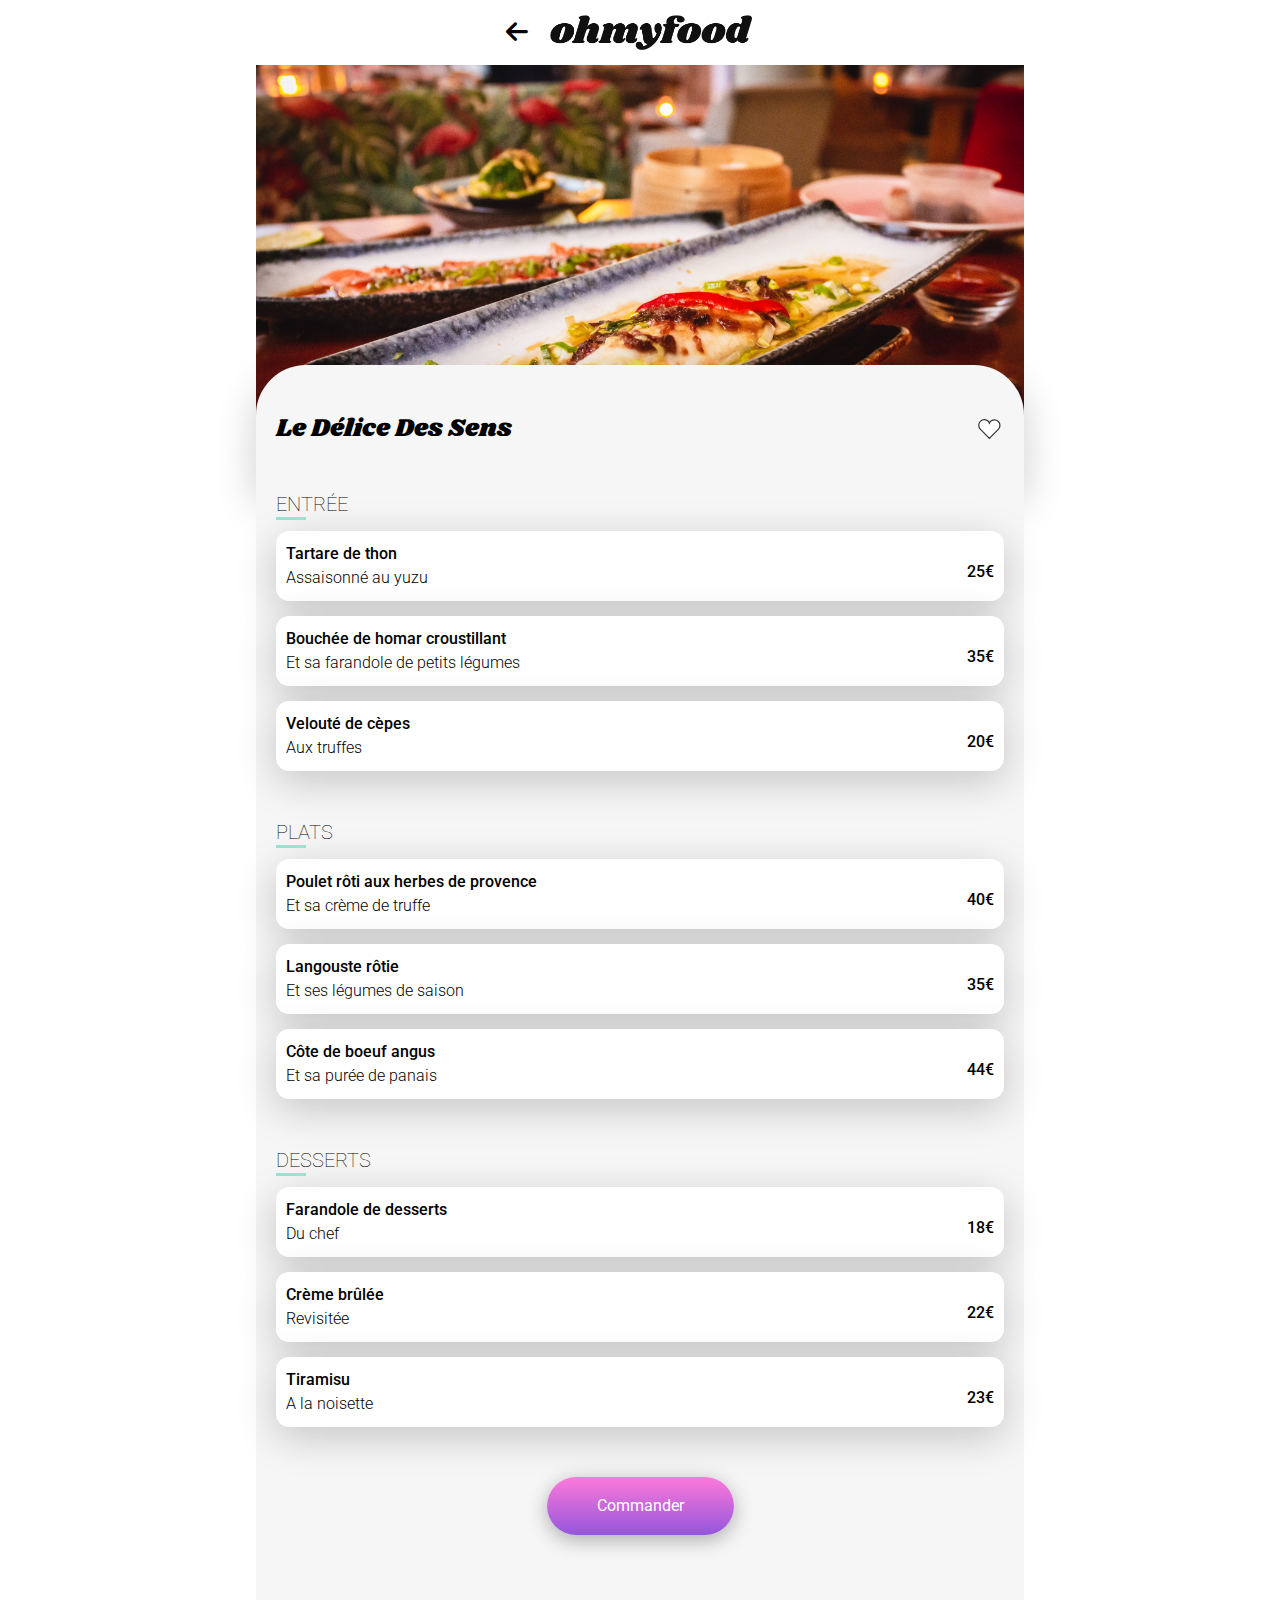
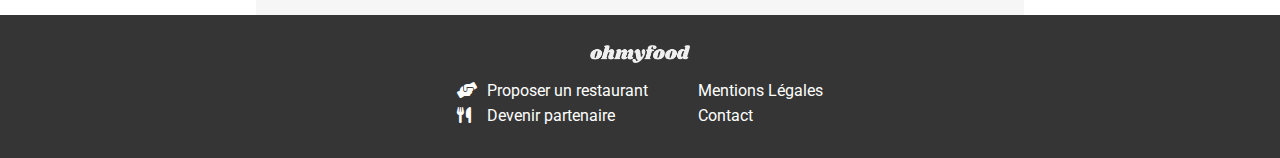
<file: menu_Le_Delice_Des_Sens.html>
<!DOCTYPE html>
<html lang="en">
<head>
    <meta charset="UTF-8">
    <meta http-equiv="X-UA-Compatible" content="IE=edge">
    <meta name="viewport" content="width=device-width, initial-scale=1.0">
    <link rel="preconnect" href="https://fonts.googleapis.com"> 
<link rel="preconnect" href="https://fonts.gstatic.com" crossorigin> 
<link href="https://fonts.googleapis.com/css2?family=Roboto:wght@100;300;400;500;600;700&family=Shrikhand&display=swap" rel="stylesheet">
<link href="css/normalize.css" rel="stylesheet">
<link href="css/styles.css" rel="stylesheet">
<link href="css/menu.css" rel="stylesheet">
<link href="https://cdnjs.cloudflare.com/ajax/libs/font-awesome/4.7.0/css/font-awesome.min.css" rel="stylesheet">
<link rel="stylesheet" href="https://use.fontawesome.com/releases/v5.5.0/css/all.css" integrity="sha384-B4dIYHKNBt8Bc12p+WXckhzcICo0wtJAoU8YZTY5qE0Id1GSseTk6S+L3BlXeVIU" crossorigin="anonymous">
<link rel="stylesheet" href="https://cdnjs.cloudflare.com/ajax/libs/font-awesome/6.0.0/css/all.min.css" integrity="sha512-9usAa10IRO0HhonpyAIVpjrylPvoDwiPUiKdWk5t3PyolY1cOd4DSE0Ga+ri4AuTroPR5aQvXU9xC6qOPnzFeg==" crossorigin="anonymous" referrerpolicy="no-referrer" /> 

    <title>Le Délice Des Sens</title>
</head>

<body>
<header>
    <div class="header">
        <a href="index.html"><i class='fa fa-arrow-left'></i></a>
        <div class="logo-header">
            <img src="images/logo/ohmyfood.png" alt="Logo ohmyfood black" class="header-logo-img">
        </div>
    </div>
</header>

<main>
    <img src="images/restaurants/louis-hansel-shotsoflouis-qNBGVyOCY8Q-unsplash.jpg" alt="Plat gastronomique au restaurant Le Delice Des Sens" class="menu-image" />

<div class="full-menu-card-container">
    <div class="menu-container">
        <div class="menu-title-container">
            <div class="menu-title">Le Délice Des Sens</div>
            <svg id="svgmenu" class='lab__container__elt2__svg' xmlns="http://www.w3.org/2000/svg" version="1.1" width="60" height="48" viewBox="0 0 500 500">
                <defs>
                <linearGradient id="gradient" x1="0%" y1="100%" x2="0%" y2="0%">
                    <stop class="color1" offset="0" stop-color="#be64db">
                    <animate attributeName="offset" begin="svgmenu.click" dur="1s"  fill="freeze" from="0" to="1" />
                    </stop>
                    <stop class="color2" offset="0" stop-color="#fff">
                    <animate attributeName="offset" begin="svgmenu.click" dur="1s"  fill="freeze" from="0" to="1" />
                    </stop>
                </linearGradient>
                </defs>
                <path fill="url(#gradient)" stroke="#343434" stroke-width="20" d="M340.8,98.4c50.7,0,91.9,41.3,91.9,92.3c0,26.2-10.9,49.8-28.3,66.6L256,407.1L105,251.6c-15.8-16.6-25.6-39.1-25.6-63.9 c0-51,41.1-92.3,91.9-92.3c38.2,0,70.9,23.4,84.8,56.8C269.8,121.9,302.6,98.4,340.8,98.4"/>
            </svg>
        </div>
    </div>

    <div class="menu-details-container">
<!-- First Course -->
        <div class="menu-first-course slide-in-bottom-first">
            <h2 class="menu-subtitle">ENTRÉE</h2>

                <div class="menu-item slide-in-bottom-first">
                    <div class="menu-text">
                        <p class="menu-item-title">Tartare de thon</p>
                        <p class="menu-item-details">Assaisonné au yuzu</p>
                    </div>

                    <div class="menu-price">
                        <p class="menu-item-price">25€</p>
                    </div>

                    <div class="menu-checked">
                        <i class='fa-solid fa-circle-check fa-rotate-90'></i>
                    </div>
                </div>

                <div class="menu-item slide-in-bottom-second">
                    <div class="menu-text">
                        <p class="menu-item-title">Bouchée de homar croustillant</p>
                        <p class="menu-item-details">Et sa farandole de petits légumes</p>
                    </div>

                    <div class="menu-price">
                        <p class="menu-item-price">35€</p>
                    </div>

                    <div class="menu-checked">
                        <i class='fa-solid fa-circle-check fa-rotate-90'></i>
                    </div>
                </div>

                <div class="menu-item slide-in-bottom-last">
                    <div class="menu-text">
                        <p class="menu-item-title">Velouté de cèpes</p>
                        <p class="menu-item-details">Aux truffes</p>
                    </div>

                    <div class="menu-price">
                        <p class="menu-item-price">20€</p>
                    </div>

                    <div class="menu-checked">
                        <i class='fa-solid fa-circle-check fa-rotate-90'></i>
                    </div>
                </div>

        </div>

<!-- Main Dish -->
        <div class="menu-main-dish slide-in-bottom-second">
            <h2 class="menu-subtitle">PLATS</h2>

                <div class="menu-item slide-in-bottom-first">
                    <div class="menu-text">
                        <p class="menu-item-title">Poulet rôti aux herbes de provence</p>
                        <p class="menu-item-details">Et sa crème de truffe</p>
                    </div>

                    <div class="menu-price">
                        <p class="menu-item-price">40€</p>
                    </div>

                    <div class="menu-checked">
                        <i class='fa-solid fa-circle-check fa-rotate-90'></i>
                    </div>
                </div>

                <div class="menu-item slide-in-bottom-second">
                    <div class="menu-text">
                        <p class="menu-item-title">Langouste rôtie</p>
                        <p class="menu-item-details">Et ses légumes de saison</p>
                    </div>

                    <div class="menu-price">
                        <p class="menu-item-price">35€</p>
                    </div>

                    <div class="menu-checked">
                        <i class='fa-solid fa-circle-check fa-rotate-90'></i>
                    </div>
                </div>

                <div class="menu-item slide-in-bottom-last">
                    <div class="menu-text">
                        <p class="menu-item-title">Côte de boeuf angus</p>
                        <p class="menu-item-details">Et sa purée de panais</p>
                    </div>

                    <div class="menu-price">
                        <p class="menu-item-price">44€</p>
                    </div>

                    <div class="menu-checked">
                        <i class='fa-solid fa-circle-check fa-rotate-90'></i>
                    </div>
                </div>
        </div>

<!-- Dessert -->
        <div class="menu-dessert slide-in-bottom-last">
            <h2 class="menu-subtitle">DESSERTS</h2>

                <div class="menu-item slide-in-bottom-first">
                    <div class="menu-text">
                        <p class="menu-item-title">Farandole de desserts</p>
                        <p class="menu-item-details">Du chef</p>
                    </div>

                    <div class="menu-price">
                        <p class="menu-item-price">18€</p>
                    </div>

                    <div class="menu-checked">
                        <i class='fa-solid fa-circle-check fa-rotate-90'></i>
                    </div>
                </div>

                <div class="menu-item slide-in-bottom-second">
                    <div class="menu-text">
                        <p class="menu-item-title">Crème brûlée</p>
                        <p class="menu-item-details">Revisitée</p>
                    </div>

                    <div class="menu-price">
                        <p class="menu-item-price">22€</p>
                    </div>

                    <div class="menu-checked">
                        <i class='fa-solid fa-circle-check fa-rotate-90'></i>
                    </div>
                </div>

                <div class="menu-item slide-in-bottom-last">
                    <div class="menu-text">
                        <p class="menu-item-title">Tiramisu</p>
                        <p class="menu-item-details">A la noisette</p>
                    </div>

                    <div class="menu-price">
                        <p class="menu-item-price">23€</p>
                    </div>

                    <div class="menu-checked">
                        <i class='fa-solid fa-circle-check fa-rotate-90'></i>
                    </div>
                </div>
        </div>
        
        <div class="menu-cta-container">
            <a href="#" class="menu-cta">Commander</a>
        </div>

    </div>
</div>
</main>
    
<footer>
    <div class="footer">
        <div class="footer-logo">
            <img src="images/logo/ohmyfood.png" alt="Logo ohmyfood black">
        </div>
        
        <div class="footer-details">
            <div class="footer-cta">
                <a href="#"><i class='fa-solid fa-handshake-angle' style='color:#ffffff'></i>Proposer un restaurant</a>
                <a href="#"><i class='fas fa-utensils'></i>Devenir partenaire</a>
            </div>
            <div class="footer-misc">
                <a href="#">Mentions Légales</a>
                <a href="mailto:example@mail.com">Contact</a>
            </div>
        </div>
        
    </div>
</footer>
</body>
</file>
<file: css/styles.css>
/*____________________General____________________*/
html {
    scroll-behavior: smooth;
}

body {
    font-family: 'Roboto', sans-serif;
    scroll-behavior: smooth;
}

h1 {
    margin: 0;
    font-size: 20px;
}

p {
    font-size: 16px;
}

.container {
    width: 100%;
    max-width: 1340px;
    margin: 0 auto;
}

main a {
    text-decoration: none;
}

a.restaurant-card-link-text:visited {
    color: black;
}

/* Loading Spinner */

.loading-screen {
    position: fixed;
    top: 0;
    left: 0;
    bottom: 0;
    right: 0;
    overflow: hidden;
    background-color: black;
    z-index: 999;
    height: 100vh;
    animation: loading-screen 4s cubic-bezier(1,0,1,.02) both;
    display: flex;
    flex-flow: column nowrap;
    justify-content: center;
    align-items: center;
  }

  @-webkit-keyframes loading-screen {
    from {
      opacity: 1;
    }

    to {
        opacity: 0;
        visibility: hidden;
    }
  }

  @keyframes loading-screen {
    from {
      opacity: 1;
    }
    to {
      opacity: 0;
        visibility: hidden;
    }
  }

.loading-text {
    font-family: 'Shrikhand', cursive;
    font-size: 70px;
    color: white;
    margin: 0;
  }

  .my-element {
    background-color: rgb(147,86,220);
    background-image: linear-gradient(0deg, rgba(147,86,220,1) 0%, rgba(255,121,218,1) 100%);
    background-size: 100%;
    background-repeat: repeat;
    -webkit-background-clip: text;
    -webkit-text-fill-color: transparent; 
    -moz-background-clip: text;
    -moz-text-fill-color: transparent;
    animation: grow 3s normal forwards;
  }

  @keyframes grow {
    to {font-size: 105px;}
  }

  .wrapper {
    display: flex;
    flex-flow: row nowrap;
  }
  
  .dash {
    margin: 0 15px;
    width: 35px;
    height: 15px;
    border-radius: 8px;
    background: rgb(147,86,220);
    background: linear-gradient(0deg, rgba(147,86,220,1) 0%, rgba(255,121,218,1) 100%);
  }
  
  .one {
    margin-right: -18px;
    transform-origin: center left;
    animation: spin 3s linear infinite;  
  }
  
  .two {
    transform-origin: center right;
    animation: spin2 3s linear infinite;
    animation-delay: .2s;
  }
  
  .three {
    transform-origin: center right;
    animation: spin3 3s linear infinite;
    animation-delay: .3s;
  }
  
  .four {
    transform-origin: center right;
    animation: spin4 3s linear infinite;
    animation-delay: .4s;
  }
  
  @keyframes spin {
    0% {
      transform: rotate(0deg);
    }
    25% {
      transform: rotate(360deg);
    }
    30% {
      transform: rotate(370deg);
    }
    35% {
      transform: rotate(360deg);
    }
    100% {
      transform: rotate(360deg);
    }
  }
  
  @keyframes spin2 {
    0% {
      transform: rotate(0deg);
    }
    20% {
      transform: rotate(0deg);
    }
    30% {
      transform: rotate(-180deg);
    }
    35% {
      transform: rotate(-190deg);
    }
    40% {
      transform: rotate(-180deg);
    }
    78% {
      transform: rotate(-180deg);
    }
    95% {
      transform: rotate(-360deg);
    }
    98% {
      transform: rotate(-370deg);
    }
    100% {
      transform: rotate(-360deg);
    }
  }
  
  @keyframes spin3 {
    0% {
      transform: rotate(0deg);
    }
    27% {
      transform: rotate(0deg);  
    }
    40% {
      transform: rotate(180deg);
    }
    45% {
      transform: rotate(190deg);
    }
    50% {
      transform: rotate(180deg);
    }
    62% {
      transform: rotate(180deg);
    }
    75% {
      transform: rotate(360deg);
    }
    80% {
      transform: rotate(370deg);
    }
    85% {
      transform: rotate(360deg);
    }
    100% {
      transform: rotate(360deg);
    }
  }
  
  @keyframes spin4 {
    0% {
      transform: rotate(0deg);
    }
    38% {
      transform: rotate(0deg);
    }
    60% {
      transform: rotate(-360deg);
    }
    65% {
      transform: rotate(-370deg);
    }
    75% {
      transform: rotate(-360deg);
    }
    100% {
      transform: rotate(-360deg);
    }
  }

/*____________________Header____________________*/

.header {
    width: 100%;
    display: flex;
    flex-flow: column nowrap;
    height: 110px;
}

.logo-header {
    max-height: 35px;
    padding: 10px 0;
    text-align: center;
}

.logo-header img {
    height: 100%;
}

.location-header {
    background-color: #eaeaea;
    height: 50%;
    display: flex;
    flex-flow: row nowrap;
    justify-content: center;
    align-items: center;
    gap: 15px;
    box-shadow: inset 0 7px 9px -7px rgba(0,0,0,0.4);
}

.location-pin {
    height: 20px;
}

.location-city {
    font-family: 'Roboto', sans-serif;
    font-weight: 400;
    color: #353535;
}

/*____________________Section-Presentation____________________*/
.presentation {
    background-color: #f6f6f6;
    display: flex;
    flex-flow: column nowrap;
    align-items: center;
    gap: 30px;
    padding: 50px 20px;
}

.presentation-title {
    color: black;
    font-size: 26px;
    font-weight: 700;
    text-align: center;
}

.presentation-subtitle {
    font-size: 20px;
    font-weight: 200;
    text-align: center;
    margin: 0;
}

.presentation-cta {
    text-align: center;
    color: white;
    font-weight: 400;
    padding: 20px;
    border-radius: 5vmax;
    background: rgb(147,86,220);
    background: linear-gradient(0deg, rgba(147,86,220,1) 0%, rgba(255,121,218,1) 100%);
    box-shadow: 0px 5px 20px rgba(0,0,0,0.3);
    transition: all 0.5s ease-out;
}

.presentation-cta:hover {
    transform: translateY(-7px);
    box-shadow: 0px 12px 25px rgba(0,0,0,0.45);
    transition: all 0.5s ease-out;
}

/*____________________Section-Functionning____________________*/
.functionning {
    padding: 50px 20px;
}

.functionning-title {
        color: black;
        font-size: 26px;
        font-weight: 700;
}

.functionning-cards-container {
    display: flex;
    flex-flow: row nowrap;
    justify-content: space-evenly;
}

.functionning-card {
    display: flex;
    flex-flow: row nowrap;
    align-items: center;
    justify-content: flex-start;
    background-color: #f6f6f6;
    margin: 0 15px;
    border-radius: 2vmax;
    box-shadow: 0px 5px 20px rgba(0,0,0,0.2);
    transition: all 0.5s ease-out;
    cursor: pointer;
}

.functionning-card:hover {
    background-color: #f5edff;
    box-shadow: 0px 5px 20px rgba(0,0,0,0.45);
    transition: all 0.5s ease-out;
}

.functionning-card:hover > i {
    color: #9356dc;
}

.functionning-card .steps {
    color: white;
    background-color: #9356dc;
    padding: 5px;
    border-radius: 100%;
    height: 1rem;
    width: 1rem;
    text-align: center;
    transform: translateX(-50%);
}

.functionning-card .fa, .functionning-card .fas {
    line-height: 43px;
    transform: translateX(-40%);
    color: #7e7e7e;
    padding-left: 10px;
}

.functionning-card p.instructions {
    font-family: 'Roboto', sans-serif;
    font-weight: 500;
    padding: 0 20px;
}

/*____________________MOBILE-Section-Functionning____________________*/
@media screen and (max-width:768px) {
    .functionning-cards-container {
        display: flex;
        flex-flow: column nowrap;
        gap: 25px;
    }

    .functionning-card {
        width: 275px;
        margin: 0 auto;
    }

}

/*____________________Section-Restaurants____________________*/
.restaurants {
    padding: 50px 20px;
    background-color: #f6f6f6;
}

.restaurant-card-link a {
    color: black;
    cursor: pointer;
}

.restaurant-card-link-text {
    flex: 1;
}

.restaurant-card-link a:visited {
    color: black;
}

.restaurants-card-text {
    color: black;
}

.restaurants-card-container {
    display: flex;
    flex-flow: column nowrap;
    align-items: center;
    max-width: 70%;
    margin: 0 auto;
    gap: 50px 0;
}

@media screen and (min-width: 768px) {
    .restaurants-card-container {
        flex-flow: row wrap;
        max-width: 816px;
        justify-content: space-around;
    }
}

.restaurants-title {
    color: black;
    font-size: 26px;
    font-weight: 700;
}

.restaurants-card {
    width: 334px;
    min-width: 334px;
    overflow: hidden;
    border-radius: 1vmax;
    display: flex;
    flex-flow: column nowrap;
    box-shadow: 0px 10px 40px rgba(0,0,0,0.2);
    position: relative;
    transition: all 0.5s ease-out;
    z-index: 2;
}

.restaurants-card:hover {
    box-shadow: 0px 5px 20px rgba(0,0,0,0.45);
    transform: translateY(-5px);
    transition: all 0.5s ease-out;
}

.new-restaurant {
    position: absolute;
    right: 10px;
    top: 14px;
    font-size: 12px;
    padding: 7px 0;
    width: 80px;
    text-align: center;
    font-family: 'Roboto', sans-serif;
    background-color: #99e2d0;
    color: #008766;
    border-radius: 0.2vmax;
    box-shadow: 0px 5px 20px rgba(0,0,0,0.2);
}

.restaurants-card-img img {
    width: 100%;
    height: 222px;
    object-fit: cover;
}

.restaurants-card-details {
    display: flex;
    flex-flow: row nowrap;
    align-items: center;
    height: 20%;
    padding: 10px 20px;
    font-family: 'Roboto', sans-serif;
}

.restaurants-card-title {
    font-size: 20px;
    font-weight: 500;
}

.restaurants-card-subtitle {
    font-size: 18px;
    font-weight: 300;
}

#svg1, #svg2, #svg3, #svg4 {
    height: 30px;
    width: 30px;
    z-index: 5;
    cursor: pointer;
}

/*____________________MOBILE-Section-Restaurants____________________*/
@media screen and (max-width:768px) {
    .restaurants-card-container {
        max-width: 90%;
        gap: 25px;
    }

}

/*____________________Section-Footer____________________*/
.footer {
    background-color: #353535;
    color: white;
    font-family: 'Roboto', sans-serif;
    padding: 30px;
    line-height: 25px;
}

.footer-logo {
    display: flex;
    justify-content: center;
    margin-bottom: 15px;
}

.footer img {
    width: 100px;
    filter: invert(1);
    margin: 0 auto;
}

.footer a {
    color: white;
    text-decoration: none;
}

.footer-details {
    display: flex;
    flex-flow: row nowrap;
    justify-content: center;
    gap: 50px;
}

.footer .fa-solid, .footer .fas {
    margin-right: 10px;
    width: 20px;
}

.footer-cta {
    display: flex;
    flex-flow: column nowrap;
}

.footer-misc {
    display: flex;
    flex-flow: column nowrap;
}

/*____________________MOBILE-Section-Footer____________________*/
@media screen and (max-width:768px) {
    .footer-logo {
        display: block;
        margin-bottom: 10px;
    }

    .footer-details {
        flex-flow: column nowrap;
        gap: 0px;
    }
}
</file>
<file: css/menu.css>
/*____________________Menu-Header____________________*/
.header {
    height: 65px;
    min-width: 300px;
    display: flex;
    flex-flow: row nowrap;
    justify-content: center;
    align-items: center;
    position: relative;
}

.header > a > i {
    font-size: 25px;
    position: relative;
    left: -100%;
    color: black;
}

.logo-header img{
    max-height: 35px;
}

/*____________________Menu-Image____________________*/
.menu-image {
    display: block;
    width: 100%;
    object-fit: cover;
    max-width: 768px;
    max-height: 400px;
    margin: 0 auto;
}

/*____________________Menu-Container____________________*/
.full-menu-card-container {
    position: relative;
    top: -100px;
    margin-bottom: -100px;
}

.menu-container {
    width: 100%;
    max-width: 768px;
    box-sizing: border-box;
    margin: 0 auto;
    background-color: #f6f6f6;
    padding: 40px 20px;
    border-radius: 50px 50px 0 0;
    box-shadow: 0px 10px 40px rgba(0,0,0,0.2);

}

.menu-title-container {
    display: flex;
    flex-flow: row nowrap;
    justify-content: space-between;
    align-items: center;
}

.menu-title {
    font-family: 'Shrikhand', cursive;
    font-size: 25px;
}

#svgmenu {
    width: 30px;
}

/*____________________Menu-Details____________________*/
/*____________________Menu-First-Course____________________*/

.menu-details-container {
    width: 100%;
    max-width: 768px;
    box-sizing: border-box;
    margin: 0 auto;
    padding: 0 20px;
    background-color: #f6f6f6;
    cursor: pointer;
}

.menu-first-course {
    display: flex;
    flex-flow: column nowrap;
    gap: 15px;
    padding-bottom: 50px;
}

.menu-subtitle {
    margin: 0;
    font-size: 20px;
    font-family: 'Roboto', sans-serif;
    font-weight: 100;
    position: relative;
}

.menu-subtitle:before {
    content : "";
    position: absolute;
    left    : 0;
    bottom  : -4px;
    height  : 4px;
    width   : 30px;
    border-bottom: 3px solid #99e2d0;
}

.menu-item {
    display: flex;
    flex-flow: row nowrap;
    justify-content: space-between;
    padding-left: 10px;
    height: 70px;
    background-color: #fff;
    border-radius: 1vmax;
    overflow: hidden;
    transition: all 0.4s ease-in-out;
    box-shadow: 0px 10px 40px rgba(0,0,0,0.2);
}

.menu-text {
    overflow: hidden;
    display: flex;
    flex-flow: column nowrap;
    justify-content: center;
    flex: 1;
    gap: 5px;
}

.menu-item-title {
    font-size: 16;
    font-weight: 500;
    white-space: nowrap;
    overflow: hidden;
    text-overflow: ellipsis;
}

.menu-item-details {
    white-space: nowrap;
    overflow: hidden;
    text-overflow: ellipsis;
    font-weight: 300;
}

.menu-text .menu-item-title, .menu-text .menu-item-details {
    margin: 0;
}

.menu-price {
    display: flex;
    flex-flow: column nowrap;
    justify-content: center;
    margin: 13px 10px 0px 10px;
}

.menu-price p {
    margin: 0;
    font-weight: 500;
}

.menu-item:hover {
    box-shadow: 0px 10px 40px rgba(0,0,0,0.35);
    transition: all 0.5s ease-out;
}

.menu-item:hover > .menu-checked {
    width: 60px;
    transition: all 0.4s ease-in-out;
}

.menu-item:hover > .menu-checked .fa-circle-check {
    transform: rotate(360deg);
    transition: all 0.4s ease-in-out;
}

.menu-checked {
    background-color: #99e2d0;
    width: 0px;
    display: flex;
    justify-content: center;
    align-items: center;
    transition: all 0.4s ease-in-out;
}

.fa-circle-check {
    color: white;
    transition: all 0.4s ease-in-out;
}

/*____________________Menu-Main-Dish____________________*/
   .menu-main-dish {
    display: flex;
    flex-flow: column nowrap;
    gap: 15px;
    padding-bottom: 50px;
}

/*____________________Menu-Dessert____________________*/
   .menu-dessert {
    display: flex;
    flex-flow: column nowrap;
    gap: 15px;
    padding-bottom: 50px;
}

/*____________________Menu-CTA____________________*/
   .menu-cta-container {
    padding-bottom: 80px;
    display: flex;
    flex-flow: row nowrap;
    flex: 1;

}

   .menu-cta {
    display: inline-block;
    margin: 0 auto;
    text-align: center;
    color: white;
    padding: 20px 50px;
    font-weight: 400;
    border-radius: 5vmax;
    background: rgb(147,86,220);
    background: linear-gradient(0deg, rgba(147,86,220,1) 0%, rgba(255,121,218,1) 100%);
    box-shadow: 0px 5px 20px rgba(0,0,0,0.3);
    transition: all 0.5s ease-out;
}

    .menu-cta:hover {
    transform: translateY(-7px);
    box-shadow: 0px 12px 25px rgba(0,0,0,0.45);
    transition: all 0.5s ease-out;
}

/*____________________Menu-Animations____________________*/
.slide-in-bottom-first {
	-webkit-animation: slide-in-bottom 1s ease-out both;
	        animation: slide-in-bottom 1s ease-out both;
}

@-webkit-keyframes slide-in-bottom {
    0% {
      -webkit-transform: translateY(100px);
              transform: translateY(100px);
      opacity: 0;
    }
    100% {
      -webkit-transform: translateY(0);
              transform: translateY(0);
      opacity: 1;
    }
}

@keyframes slide-in-bottom {
    0% {
      -webkit-transform: translateY(100px);
              transform: translateY(100px);
      opacity: 0;
    }
    100% {
      -webkit-transform: translateY(0);
              transform: translateY(0);
      opacity: 1;
    }
}

  .slide-in-bottom-second {
	-webkit-animation: slide-in-bottom 1s 0.25s ease-out both;
	        animation: slide-in-bottom 1s 0.25s ease-out both;
}

@-webkit-keyframes slide-in-bottom {
    0% {
      -webkit-transform: translateY(100px);
              transform: translateY(100px);
      opacity: 0;
    }
    100% {
      -webkit-transform: translateY(0);
              transform: translateY(0);
      opacity: 1;
    }
}

@keyframes slide-in-bottom {
    0% {
      -webkit-transform: translateY(100px);
              transform: translateY(100px);
      opacity: 0;
    }
    100% {
      -webkit-transform: translateY(0);
              transform: translateY(0);
      opacity: 1;
    }
}

  .slide-in-bottom-last {
	-webkit-animation: slide-in-bottom 1s 0.50s ease-out both;
	        animation: slide-in-bottom 1s 0.50s ease-out both;
}

@-webkit-keyframes slide-in-bottom {
    0% {
      -webkit-transform: translateY(100px);
              transform: translateY(100px);
      opacity: 0;
    }
    100% {
      -webkit-transform: translateY(0);
              transform: translateY(0);
      opacity: 1;
    }
}

@keyframes slide-in-bottom {
    0% {
      -webkit-transform: translateY(100px);
              transform: translateY(100px);
      opacity: 0;
    }
    100% {
      -webkit-transform: translateY(0);
              transform: translateY(0);
      opacity: 1;
    }
}
</file>
